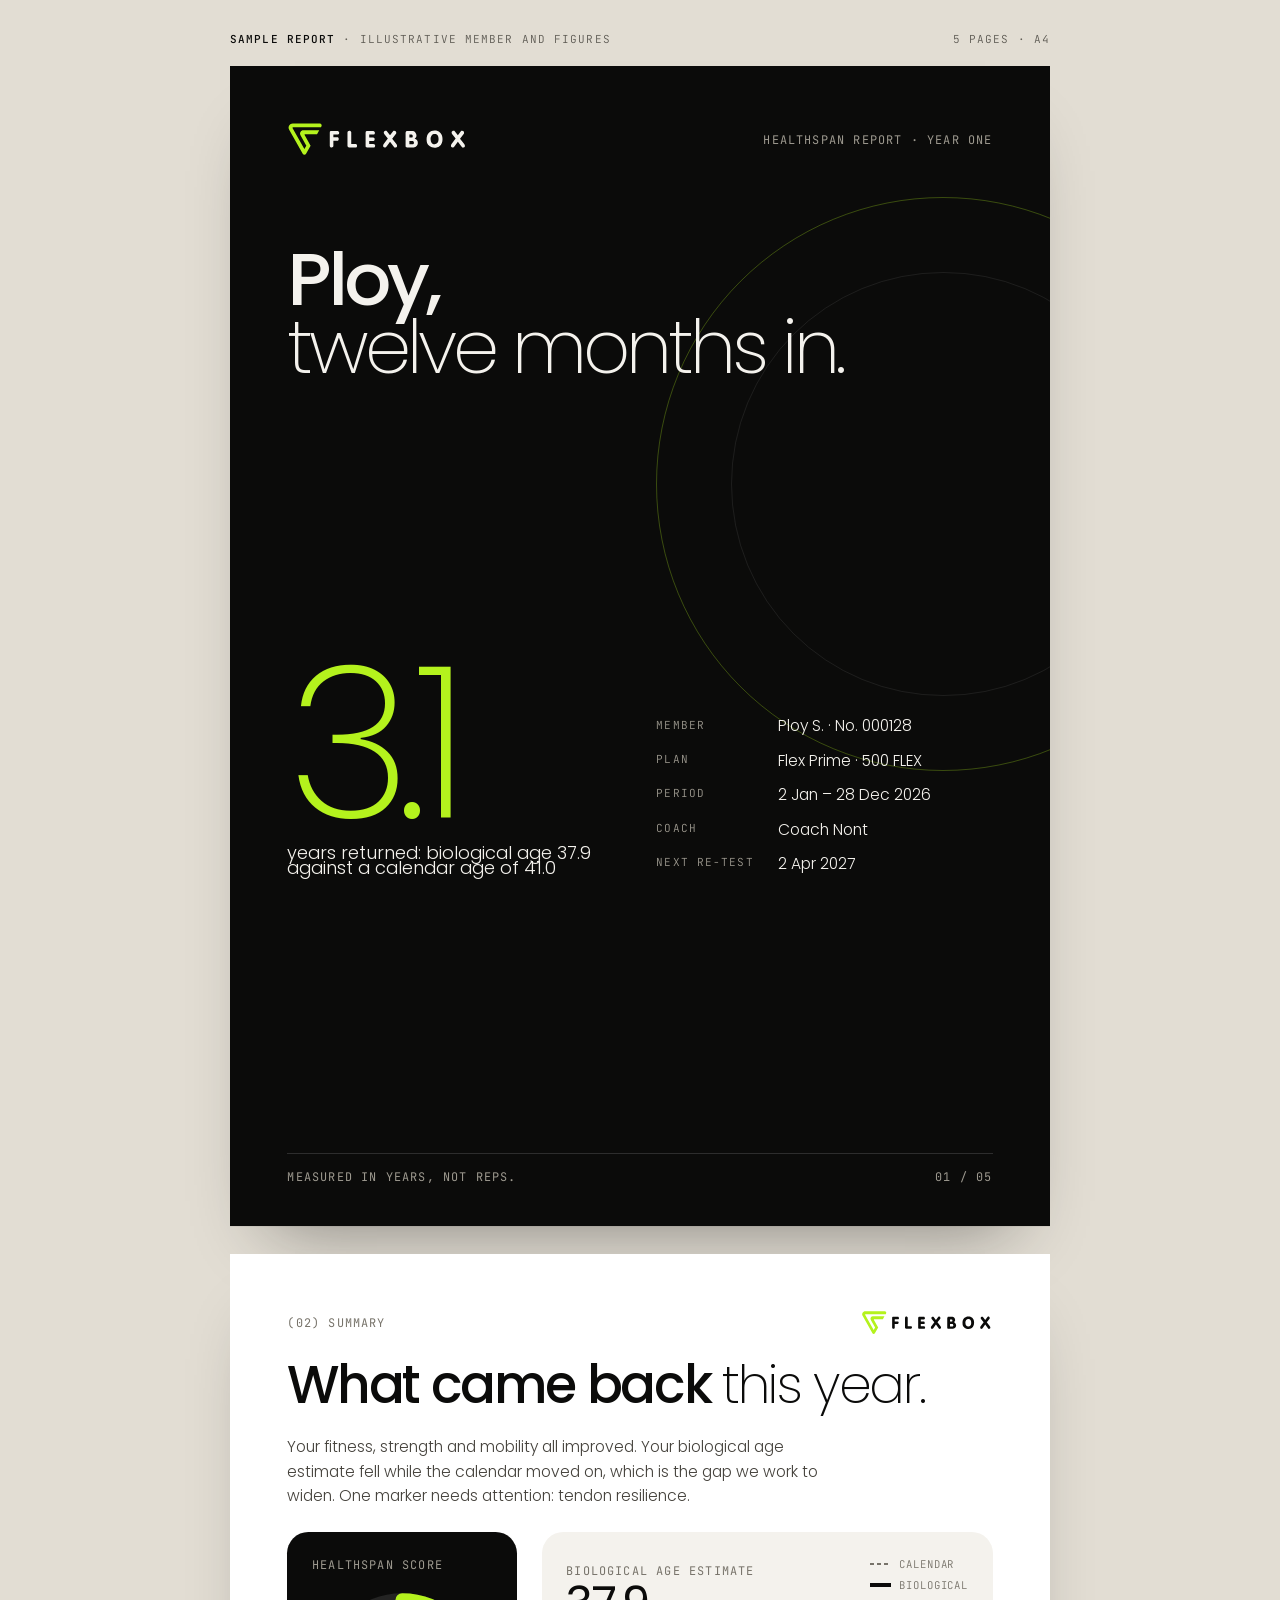
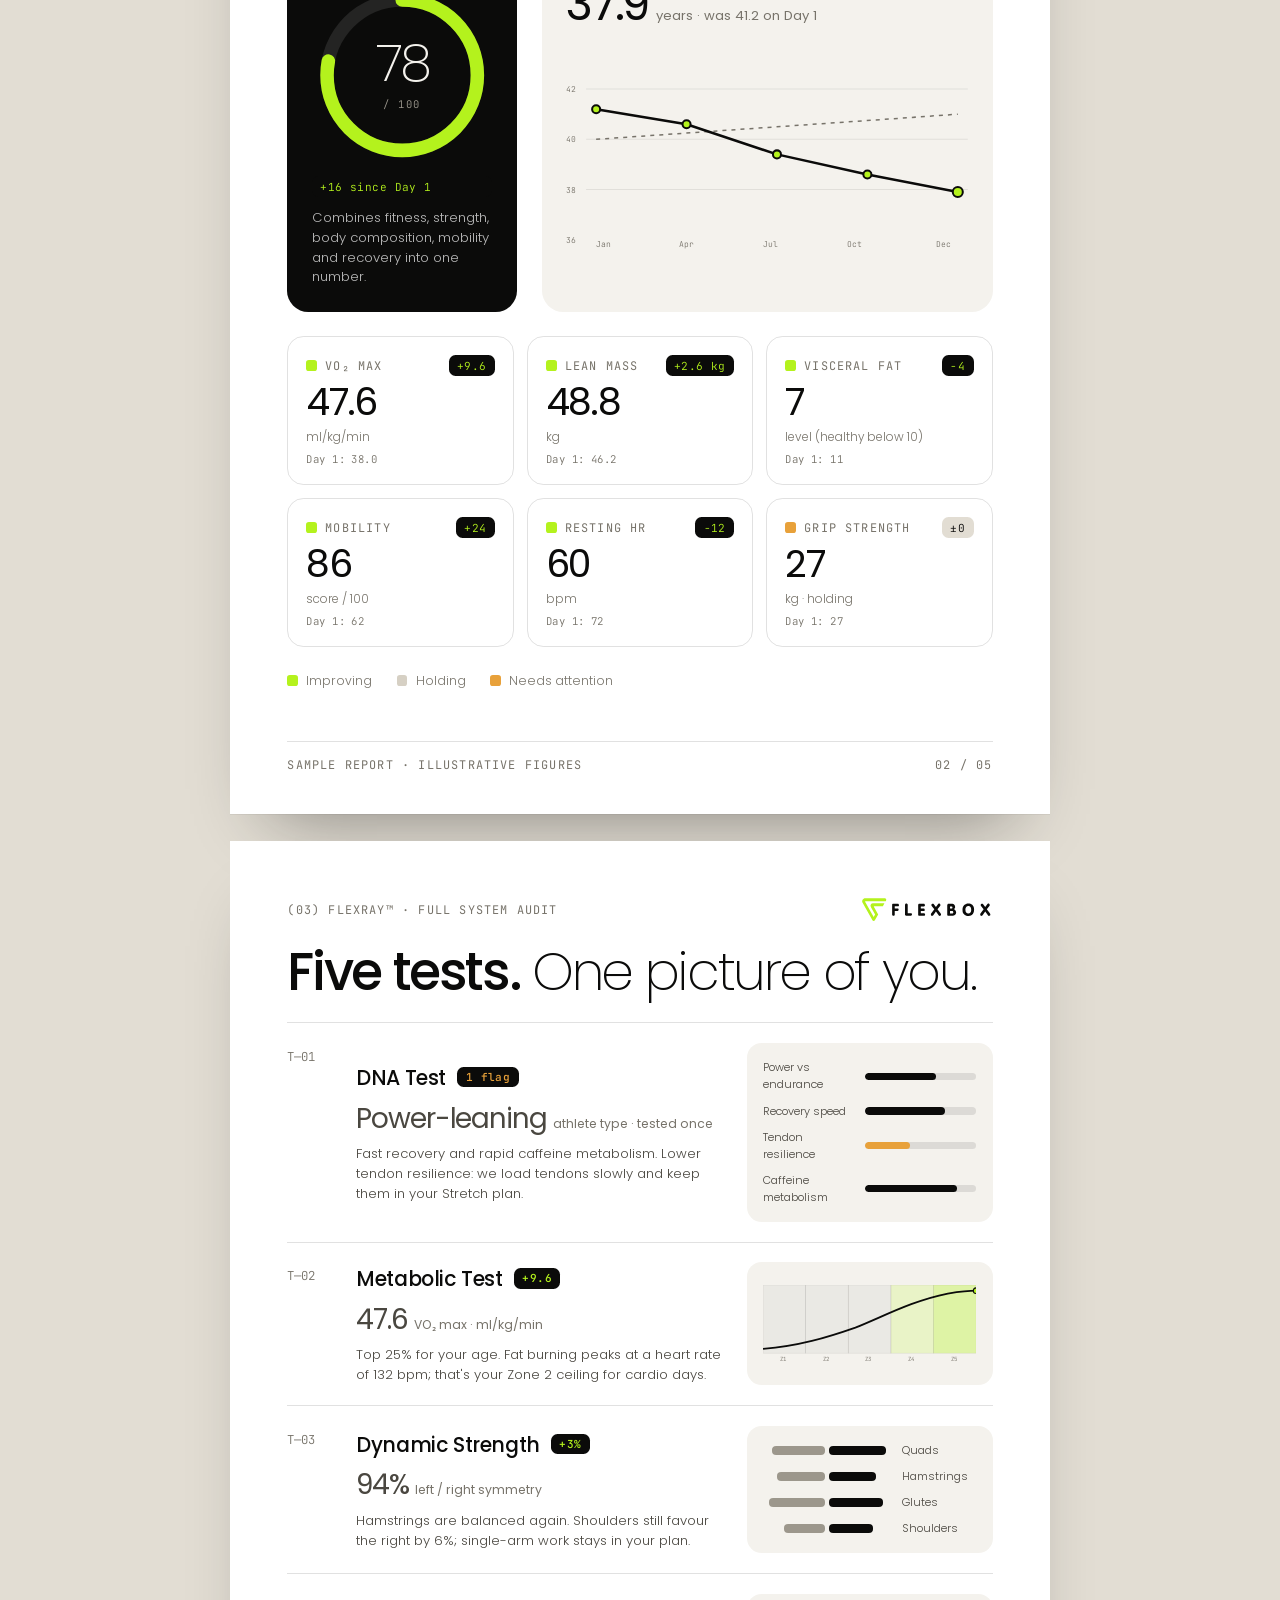
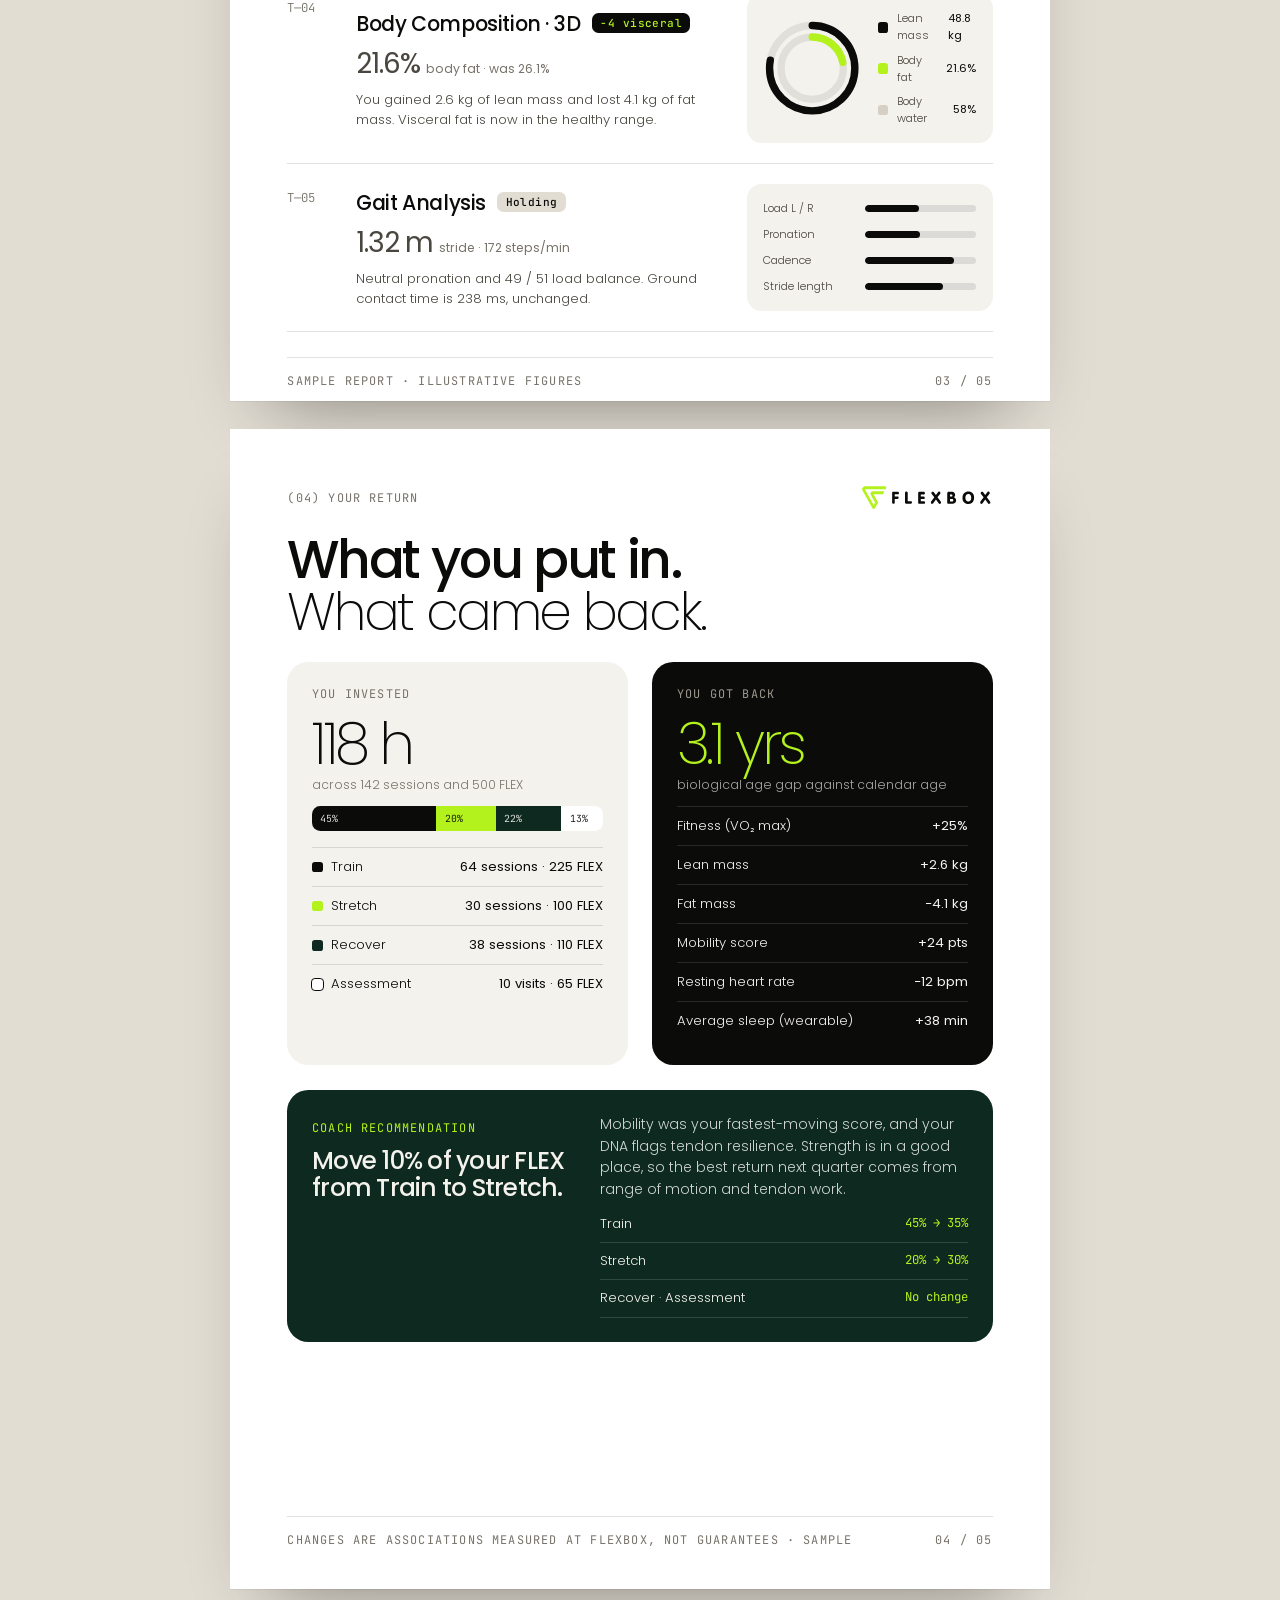
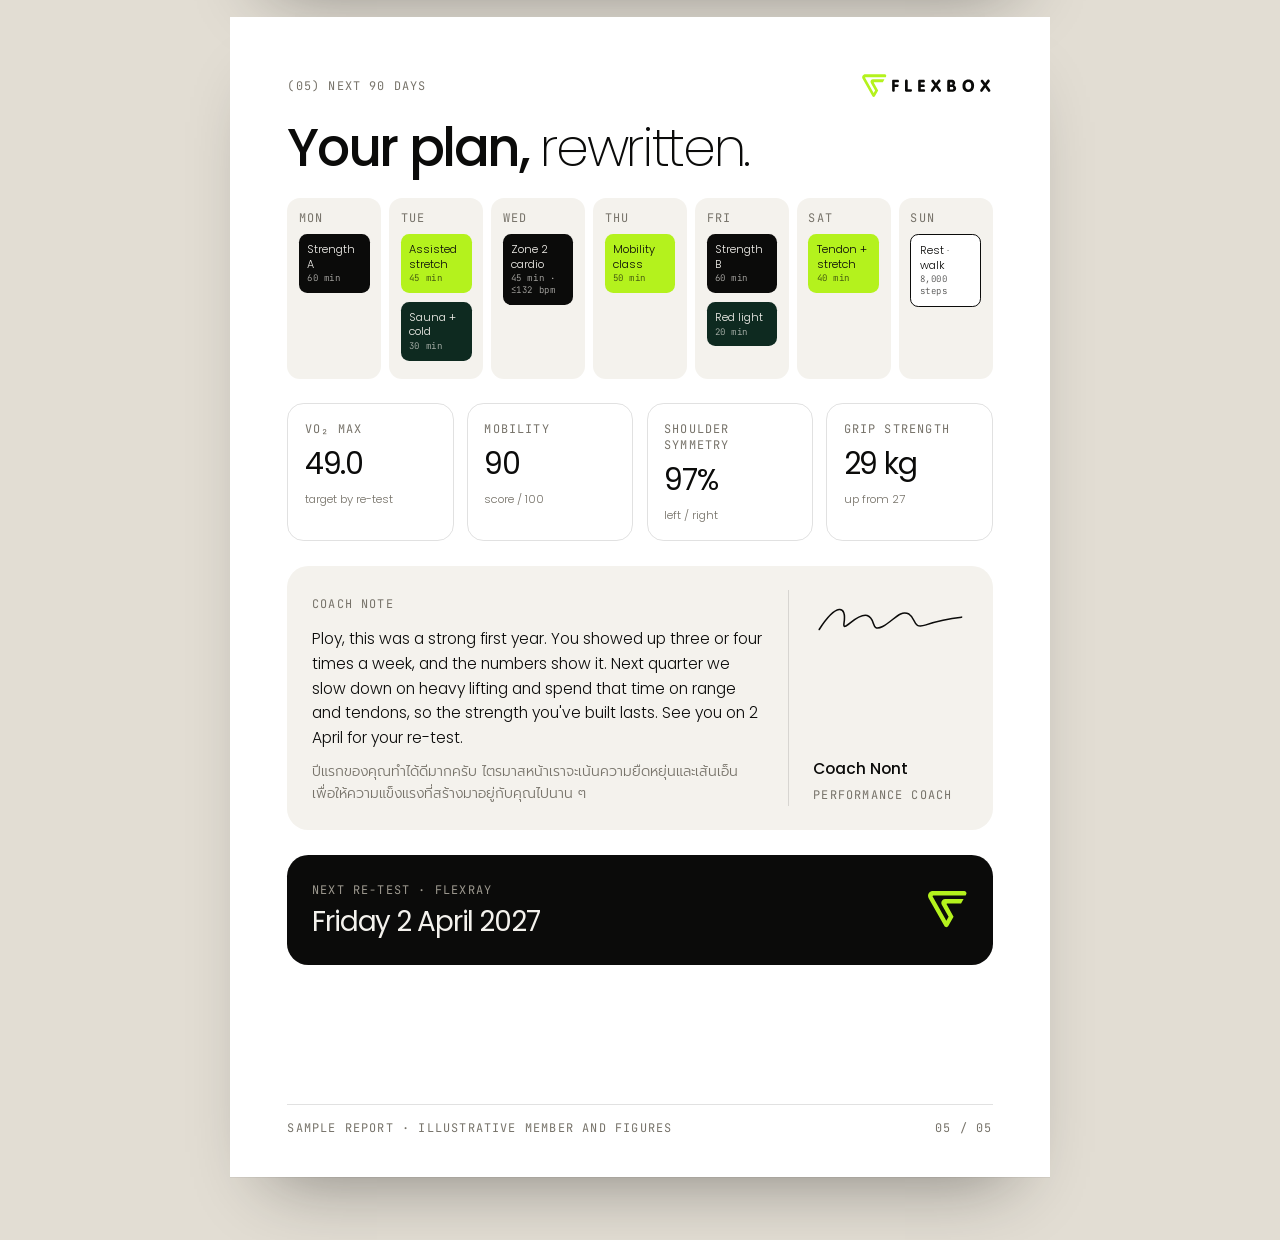
<file: report/index.html>
<!doctype html>
<html lang="en"><head><meta charset="utf-8"><meta name="viewport" content="width=device-width, initial-scale=1"><meta name="robots" content="noindex, nofollow"><link rel="icon" type="image/svg+xml" href="../favicon.svg">
<title>FLEXBOX Healthspan Report</title>
<link rel="preconnect" href="https://fonts.googleapis.com">
<link rel="preconnect" href="https://fonts.gstatic.com" crossorigin>
<link href="https://fonts.googleapis.com/css2?family=JetBrains+Mono:wght@400;500&family=Poppins:wght@200;300;400;500;600&family=Prompt:wght@300;400;500&display=swap" rel="stylesheet">
<style>
/* Layout: five A4 pages stacked on a stone desk; every measure inside a page is in cqw so the page scales intact from phone to desktop. Single committed look. */
:root {
  color-scheme: light;
  --ink: #0b0b0a; --ink-2: #1a1a17; --bone: #f4f2ed; --stone: #e2ddd3; --paper: #ffffff;
  --mute: #77736a; --lime: #b4f21d; --amber: #e8a13a; --green: #0e2a20;
  --line: rgba(11,11,10,.12);
  --font: 'Poppins', 'Prompt', system-ui, sans-serif;
  --mono: 'JetBrains Mono', ui-monospace, Menlo, monospace;
}
* { box-sizing: border-box; }
body { margin: 0; background: var(--stone); color: var(--ink); font-family: var(--font); font-weight: 300; -webkit-font-smoothing: antialiased; padding-block: 32px 64px; padding-inline: 16px; }
h1, h2, h3, h4, p, ul, ol { margin: 0; }
.bar { max-width: 820px; margin: 0 auto 20px; display: flex; justify-content: space-between; align-items: center; gap: 12px; flex-wrap: wrap; font-family: var(--mono); font-size: 11px; letter-spacing: .1em; text-transform: uppercase; color: #5d5a53; }
.bar b { color: var(--ink); font-weight: 500; }
.pages { display: flex; flex-direction: column; gap: 28px; align-items: center; }
.page { width: 100%; max-width: 820px; aspect-ratio: 1 / 1.4142; background: var(--paper); container-type: inline-size; position: relative; overflow: hidden; box-shadow: 0 1px 0 rgba(0,0,0,.05), 0 40px 70px -40px rgba(11,11,10,.45); }
.pad { position: absolute; inset: 0; padding: 7cqw 7cqw 5cqw; display: flex; flex-direction: column; gap: 3cqw; }
.mono { font-family: var(--mono); font-size: 1.45cqw; letter-spacing: .1em; text-transform: uppercase; font-weight: 400; }
.mute { color: var(--mute); }
.thin { font-weight: 200; }
.ph { display: flex; justify-content: space-between; align-items: center; }
.ph svg { width: 16cqw; }
.pf { margin-top: auto; display: flex; justify-content: space-between; align-items: center; border-top: .15cqw solid var(--line); padding-top: 1.8cqw; }
.pf svg { width: 2.6cqw; }
.h { font-size: 6.4cqw; line-height: .98; letter-spacing: -.045em; font-weight: 500; text-wrap: balance; }
.lede { font-size: 1.9cqw; line-height: 1.55; color: #45423c; max-width: 62ch; }
.chip { display: inline-block; font-family: var(--mono); font-size: 1.35cqw; padding: .4cqw 1cqw; border-radius: .8cqw; background: var(--ink); color: var(--lime); letter-spacing: .04em; white-space: nowrap; }
.chip.am { color: var(--amber); }
.chip.st { background: var(--stone); color: var(--ink); }
.dot { width: 1.3cqw; height: 1.3cqw; border-radius: .35cqw; display: inline-block; flex: none; }
.d-up { background: var(--lime); } .d-hold { background: #d6d0c4; } .d-att { background: var(--amber); }
svg.fx { display: block; }

/* cover */
.cover { background: var(--ink); color: var(--bone); }
.cover .mute { color: #9d998f; }
.cover .ph svg { color: var(--bone); width: 22cqw; }
.cover .ct { font-size: 9cqw; line-height: .92; letter-spacing: -.055em; font-weight: 500; margin-top: 8cqw; }
.cover .hero { margin-top: auto; display: grid; grid-template-columns: 1fr 1fr; gap: 4cqw; align-items: end; }
.cover .n { font-size: 26cqw; line-height: .8; font-weight: 200; letter-spacing: -.07em; color: var(--lime); }
.cover .n small { display: block; font-size: 2.2cqw; letter-spacing: 0; color: var(--bone); font-weight: 300; margin-top: 2cqw; }
.cover dl { margin: 0; display: grid; grid-template-columns: auto 1fr; gap: 1.4cqw 3cqw; font-size: 1.9cqw; }
.cover dt { font-family: var(--mono); font-size: 1.35cqw; letter-spacing: .1em; text-transform: uppercase; color: #9d998f; padding-top: .4cqw; }
.cover dd { margin: 0; }
.cover .pf { border-color: rgba(255,255,255,.14); }
.cover .ring { position: absolute; right: -22cqw; top: 16cqw; width: 70cqw; aspect-ratio: 1; border-radius: 50%; border: .15cqw solid rgba(180,242,29,.28); }
.cover .ring::after { content: ''; position: absolute; inset: 9cqw; border-radius: 50%; border: .15cqw solid rgba(255,255,255,.08); }

/* summary */
.sum { display: grid; grid-template-columns: 28cqw 1fr; gap: 3cqw; }
.score { background: var(--ink); color: var(--bone); border-radius: 2.6cqw; padding: 3cqw; display: flex; flex-direction: column; gap: 1.4cqw; }
.score svg { width: 100%; }
.score .mono { color: #9d998f; }
.score p { font-size: 1.6cqw; color: rgba(255,255,255,.72); line-height: 1.5; }
.agechart { background: var(--bone); border-radius: 2.6cqw; padding: 3cqw; display: flex; flex-direction: column; gap: 1.5cqw; min-width: 0; }
.agechart .top { display: flex; justify-content: space-between; align-items: flex-start; gap: 2cqw; }
.agechart .big { font-size: 5.6cqw; letter-spacing: -.05em; font-weight: 400; line-height: 1; }
.agechart .big small { font-size: 1.6cqw; color: var(--mute); letter-spacing: 0; margin-left: 1cqw; }
.leg { display: flex; flex-direction: column; gap: .8cqw; font-family: var(--mono); font-size: 1.3cqw; letter-spacing: .08em; text-transform: uppercase; color: var(--mute); }
.leg span { display: flex; align-items: center; gap: 1cqw; }
.leg i { width: 2.6cqw; height: .3cqw; display: inline-block; }
.agechart svg { width: 100%; flex: 1; }
.metrics { display: grid; grid-template-columns: repeat(3, 1fr); gap: 1.6cqw; }
.m { border: .15cqw solid var(--line); border-radius: 2cqw; padding: 2.2cqw; display: flex; flex-direction: column; gap: .8cqw; }
.m .top { display: flex; justify-content: space-between; align-items: center; gap: 1cqw; }
.m .top span:first-child { display: flex; align-items: center; gap: 1cqw; }
.m b { font-size: 4.6cqw; font-weight: 400; letter-spacing: -.045em; line-height: 1.05; font-variant-numeric: tabular-nums; }
.m small { font-size: 1.45cqw; color: var(--mute); }
.m .was { font-family: var(--mono); font-size: 1.3cqw; color: var(--mute); letter-spacing: .04em; }
.keyrow { display: flex; gap: 3cqw; font-size: 1.5cqw; color: var(--mute); }
.keyrow span { display: flex; align-items: center; gap: 1cqw; }

/* flexray */
.tests { display: flex; flex-direction: column; }
.t { display: grid; grid-template-columns: 6cqw 1fr 30cqw; gap: 2.4cqw; padding: 2.4cqw 0; border-top: .15cqw solid var(--line); align-items: center; }
.t:last-child { border-bottom: .15cqw solid var(--line); }
.t .no { font-family: var(--mono); font-size: 1.5cqw; color: var(--mute); align-self: start; padding-top: .6cqw; }
.t h3 { font-size: 2.5cqw; font-weight: 500; letter-spacing: -.02em; display: flex; align-items: center; gap: 1.4cqw; }
.t .res { font-size: 3.4cqw; letter-spacing: -.04em; font-weight: 400; margin-top: .6cqw; }
.t .res small { font-size: 1.5cqw; color: var(--mute); letter-spacing: 0; margin-left: .8cqw; }
.t p { font-size: 1.6cqw; color: #4a4740; line-height: 1.5; margin-top: .6cqw; }
.viz { background: var(--bone); border-radius: 1.8cqw; padding: 2cqw; min-height: 15cqw; display: flex; flex-direction: column; justify-content: center; gap: 1.1cqw; }
.tr { display: grid; grid-template-columns: 11cqw 1fr; gap: 1.4cqw; align-items: center; font-size: 1.35cqw; color: #4a4740; }
.tr i { height: .9cqw; border-radius: .5cqw; background: rgba(11,11,10,.1); position: relative; overflow: hidden; }
.tr i::after { content: ''; position: absolute; inset: 0; width: var(--v); background: var(--ink); border-radius: .5cqw; }
.tr i.am::after { background: var(--amber); }
.sym { display: grid; grid-template-columns: 1fr 1fr 10cqw; gap: .4cqw; align-items: center; font-size: 1.35cqw; color: #4a4740; }
.sym .l, .sym .r { height: 1.1cqw; position: relative; }
.sym .l::after, .sym .r::after { content: ''; position: absolute; top: 0; bottom: 0; border-radius: .5cqw; }
.sym .l::after { right: 0; width: var(--v); background: #9c978c; }
.sym .r::after { left: 0; width: var(--v); background: var(--ink); }
.sym span { padding-left: 1cqw; }
.rings { display: grid; grid-template-columns: 12cqw 1fr; gap: 2cqw; align-items: center; }
.rings svg { width: 100%; transform: rotate(-90deg); }
.rings ul { list-style: none; padding: 0; display: flex; flex-direction: column; gap: .9cqw; font-size: 1.35cqw; color: #4a4740; }
.rings li { display: flex; align-items: center; gap: 1cqw; }
.rings li b { margin-left: auto; font-weight: 400; color: var(--ink); }

/* ledger */
.ledger { display: grid; grid-template-columns: 1fr 1fr; gap: 3cqw; }
.col { border-radius: 2.6cqw; padding: 3cqw; display: flex; flex-direction: column; gap: 2cqw; }
.col.in { background: var(--bone); }
.col.out { background: var(--ink); color: var(--bone); }
.col.out .mono { color: #9d998f; }
.col .big { font-size: 7cqw; font-weight: 200; letter-spacing: -.06em; line-height: .9; }
.col.out .big { color: var(--lime); }
.col .big small { display: block; font-size: 1.5cqw; letter-spacing: 0; font-weight: 300; margin-top: 1cqw; color: var(--mute); }
.col.out .big small { color: rgba(255,255,255,.65); }
.stack { display: flex; height: 3cqw; border-radius: 1cqw; overflow: hidden; }
.stack div { display: flex; align-items: center; padding-left: 1cqw; font-family: var(--mono); font-size: 1.2cqw; }
.rowl { display: flex; justify-content: space-between; font-size: 1.6cqw; padding: 1.1cqw 0; border-top: .15cqw solid var(--line); }
.col.out .rowl { border-color: rgba(255,255,255,.12); }
.rowl b { font-weight: 400; font-variant-numeric: tabular-nums; }
.rowl .k { display: flex; align-items: center; gap: 1cqw; }
.reco { background: var(--green); color: var(--bone); border-radius: 2.6cqw; padding: 3cqw; display: grid; grid-template-columns: 1fr 1.4fr; gap: 3cqw; }
.reco .mono { color: var(--lime); }
.reco h3 { font-size: 3cqw; font-weight: 500; letter-spacing: -.03em; line-height: 1.1; margin-top: 1cqw; }
.reco p { font-size: 1.7cqw; line-height: 1.55; color: rgba(255,255,255,.8); }
.reco ul { list-style: none; padding: 0; display: flex; flex-direction: column; gap: 1cqw; font-size: 1.6cqw; }
.reco li { display: flex; justify-content: space-between; gap: 2cqw; padding-bottom: 1cqw; border-bottom: .15cqw solid rgba(255,255,255,.14); }
.reco li b { font-weight: 400; color: var(--lime); font-family: var(--mono); font-size: 1.5cqw; }

/* plan */
.week { display: grid; grid-template-columns: repeat(7, 1fr); gap: 1cqw; }
.day { background: var(--bone); border-radius: 1.6cqw; padding: 1.4cqw; min-height: 22cqw; display: flex; flex-direction: column; gap: 1cqw; }
.day .mono { color: var(--mute); }
.blk { border-radius: 1cqw; padding: 1cqw; font-size: 1.35cqw; line-height: 1.3; }
.blk small { display: block; font-family: var(--mono); font-size: 1.1cqw; letter-spacing: .06em; opacity: .7; margin-top: .3cqw; }
.b-t { background: var(--ink); color: var(--bone); }
.b-s { background: var(--lime); color: var(--ink); }
.b-r { background: var(--green); color: var(--bone); }
.b-c { background: var(--paper); border: .15cqw solid var(--ink); }
.targets { display: grid; grid-template-columns: repeat(4, 1fr); gap: 1.6cqw; }
.tg { border: .15cqw solid var(--line); border-radius: 2cqw; padding: 2cqw; display: flex; flex-direction: column; gap: .6cqw; }
.tg b { font-size: 3.6cqw; font-weight: 400; letter-spacing: -.04em; }
.tg small { font-size: 1.4cqw; color: var(--mute); }
.note { display: grid; grid-template-columns: 1fr 22cqw; gap: 3cqw; background: var(--bone); border-radius: 2.6cqw; padding: 3cqw; }
.note p { font-size: 1.9cqw; line-height: 1.6; }
.note .sig { display: flex; flex-direction: column; justify-content: space-between; gap: 2cqw; border-left: .15cqw solid var(--line); padding-left: 3cqw; }
.note .sig svg { width: 100%; height: 7cqw; }
.note .sig b { font-weight: 500; font-size: 1.9cqw; }
.retest { display: flex; justify-content: space-between; align-items: center; background: var(--ink); color: var(--bone); border-radius: 2.6cqw; padding: 2.6cqw 3cqw; }
.retest b { font-size: 3.4cqw; font-weight: 400; letter-spacing: -.04em; }
.retest .mono { color: #9d998f; }
.th { font-family: 'Prompt', 'Poppins', sans-serif; }
</style>

<svg width="0" height="0" style="position:absolute" aria-hidden="true">
  <symbol id="fx-logo" viewBox="130 136 2340 418">
<defs>
<g>
<g id="glyph-0-0">
<path d="M 10.609375 -19.34375 L 10.609375 -193.140625 C 10.609375 -201.472656 12.492188 -207.210938 16.265625 -210.359375 C 19.097656 -212.710938 23.503906 -213.890625 29.484375 -213.890625 L 111.546875 -213.890625 C 118.304688 -213.890625 123.648438 -211.375 127.578125 -206.34375 C 131.035156 -201.945312 132.765625 -196.601562 132.765625 -190.3125 C 132.765625 -184.488281 131.347656 -179.648438 128.515625 -175.796875 C 125.691406 -171.953125 121.6875 -170.03125 116.5 -170.03125 L 57.0625 -170.03125 L 57.0625 -131.828125 L 109.1875 -131.828125 C 114.53125 -131.828125 118.773438 -129.742188 121.921875 -125.578125 C 125.066406 -121.410156 126.640625 -116.578125 126.640625 -111.078125 C 126.640625 -105.097656 124.988281 -99.75 121.6875 -95.03125 C 118.382812 -90.320312 114.21875 -87.96875 109.1875 -87.96875 L 57.0625 -87.96875 L 57.0625 -19.34375 C 57.0625 -13.832031 54.742188 -9.226562 50.109375 -5.53125 C 45.472656 -1.84375 40.164062 0 34.1875 0 C 28.84375 0 23.929688 -1.6875 19.453125 -5.0625 C 14.972656 -8.445312 12.023438 -13.207031 10.609375 -19.34375 Z M 10.609375 -19.34375 "/>
</g>
<g id="glyph-0-1">
<path d="M 8.25 -153.515625 L 8.25 -193.140625 C 8.25 -201.316406 10.566406 -207.566406 15.203125 -211.890625 C 19.847656 -216.210938 25.394531 -218.375 31.84375 -218.375 C 38.4375 -218.375 44.285156 -216.484375 49.390625 -212.703125 C 54.503906 -208.929688 57.0625 -204.0625 57.0625 -198.09375 L 57.0625 -47.40625 L 113.90625 -47.40625 C 119.875 -47.40625 124.507812 -45.125 127.8125 -40.5625 C 131.113281 -36 132.765625 -30.492188 132.765625 -24.046875 C 132.765625 -17.765625 131.269531 -12.5 128.28125 -8.25 C 124.820312 -3.375 120.03125 -0.9375 113.90625 -0.9375 L 29.484375 -0.9375 C 22.242188 -0.9375 16.582031 -3.691406 12.5 -9.203125 C 9.664062 -12.972656 8.25 -16.351562 8.25 -19.34375 Z M 8.25 -153.515625 "/>
</g>
<g id="glyph-0-2">
<path d="M 11.5625 -127.109375 L 11.5625 -193.140625 C 11.5625 -200.367188 14.15625 -205.867188 19.34375 -209.640625 C 23.269531 -212.472656 27.75 -213.890625 32.78125 -213.890625 L 110.125 -213.890625 C 116.882812 -213.890625 122.390625 -211.21875 126.640625 -205.875 C 130.410156 -201.15625 132.296875 -195.492188 132.296875 -188.890625 C 132.296875 -183.234375 130.878906 -178.441406 128.046875 -174.515625 C 124.742188 -169.953125 120.34375 -167.671875 114.84375 -167.671875 L 58.484375 -167.671875 L 58.484375 -129.46875 L 110.125 -129.46875 C 115.789062 -129.46875 120.351562 -127.109375 123.8125 -122.390625 C 127.269531 -117.671875 129 -112.328125 129 -106.359375 C 129 -100.859375 127.582031 -95.984375 124.75 -91.734375 C 121.914062 -87.492188 117.984375 -85.375 112.953125 -85.375 L 58.484375 -85.375 L 58.484375 -44.8125 L 110.125 -44.8125 C 118.613281 -44.8125 125.0625 -42.53125 129.46875 -37.96875 C 133.238281 -34.039062 135.125 -29.085938 135.125 -23.109375 C 135.125 -17.296875 133.472656 -12.144531 130.171875 -7.65625 C 126.867188 -3.175781 122.625 -0.9375 117.4375 -0.9375 L 28.0625 -0.9375 C 24.601562 -0.9375 20.988281 -2.742188 17.21875 -6.359375 C 13.445312 -9.984375 11.5625 -13.523438 11.5625 -16.984375 Z M 11.5625 -127.109375 "/>
</g>
<g id="glyph-0-3">
<path d="M 14.390625 -176.875 C 12.816406 -179.851562 11.476562 -182.953125 10.375 -186.171875 C 9.269531 -189.398438 8.71875 -192.035156 8.71875 -194.078125 C 8.71875 -200.992188 11.46875 -206.613281 16.96875 -210.9375 C 22.476562 -215.269531 28.613281 -217.4375 35.375 -217.4375 C 42.445312 -217.4375 47.082031 -215.46875 49.28125 -211.53125 L 89.84375 -158 L 129.46875 -211.53125 C 130.882812 -213.570312 133.082031 -215.222656 136.0625 -216.484375 C 139.050781 -217.742188 142.117188 -218.375 145.265625 -218.375 C 151.710938 -218.375 157.53125 -216.210938 162.71875 -211.890625 C 167.90625 -207.566406 170.5 -201.628906 170.5 -194.078125 C 170.5 -191.722656 170.300781 -189.328125 169.90625 -186.890625 C 169.519531 -184.453125 168.773438 -181.898438 167.671875 -179.234375 L 117.90625 -115.3125 L 172.390625 -44.8125 C 178.515625 -36.632812 181.578125 -28.613281 181.578125 -20.75 C 181.578125 -14.300781 178.75 -8.957031 173.09375 -4.71875 C 168.0625 -0.945312 162.164062 0.9375 155.40625 0.9375 C 152.257812 0.9375 149.425781 0.425781 146.90625 -0.59375 C 144.394531 -1.613281 142.59375 -3.222656 141.5 -5.421875 L 89.84375 -75.9375 L 42.453125 -10.140625 C 39.148438 -6.523438 35.453125 -3.773438 31.359375 -1.890625 C 27.273438 -0.00390625 23.425781 0.9375 19.8125 0.9375 C 14.144531 0.9375 9.425781 -1.179688 5.65625 -5.421875 C 1.882812 -9.671875 0 -15.097656 0 -21.703125 C 0 -25.628906 0.585938 -29.554688 1.765625 -33.484375 C 2.941406 -37.410156 4.945312 -41.1875 7.78125 -44.8125 L 61.3125 -117.90625 Z M 14.390625 -176.875 "/>
</g>
<g id="glyph-0-4">
<path d="M 8.71875 -190.78125 C 9.976562 -197.695312 12.296875 -203.273438 15.671875 -207.515625 C 19.054688 -211.765625 23.03125 -213.890625 27.59375 -213.890625 L 100.46875 -213.890625 C 113.507812 -213.890625 124.984375 -207.914062 134.890625 -195.96875 C 144.796875 -184.019531 149.75 -170.894531 149.75 -156.59375 C 149.75 -148.726562 147.78125 -141.097656 143.84375 -133.703125 C 139.914062 -126.316406 134.023438 -120.1875 126.171875 -115.3125 C 137.796875 -113.738281 147.617188 -107.488281 155.640625 -96.5625 C 163.660156 -85.644531 167.671875 -73.582031 167.671875 -60.375 C 167.671875 -46.851562 163.347656 -34.90625 154.703125 -24.53125 C 144.796875 -12.738281 130.566406 -4.875 112.015625 -0.9375 L 27.59375 -0.9375 C 22.71875 -0.9375 18.351562 -2.46875 14.5 -5.53125 C 10.644531 -8.601562 8.71875 -12.421875 8.71875 -16.984375 Z M 58.015625 -129.46875 L 88.90625 -129.46875 C 92.988281 -129.46875 96.09375 -131.117188 98.21875 -134.421875 C 100.34375 -137.722656 101.40625 -141.734375 101.40625 -146.453125 C 101.40625 -151.796875 100.03125 -156.664062 97.28125 -161.0625 C 94.53125 -165.46875 90.953125 -167.671875 86.546875 -167.671875 L 58.015625 -167.671875 Z M 58.015625 -42.453125 L 93.625 -42.453125 C 102.113281 -42.453125 108.125 -43.828125 111.65625 -46.578125 C 115.195312 -49.328125 116.96875 -53.609375 116.96875 -59.421875 L 116.96875 -63.671875 C 116.96875 -68.546875 115.316406 -73.378906 112.015625 -78.171875 C 108.710938 -82.972656 104.863281 -85.375 100.46875 -85.375 L 58.015625 -85.375 Z M 58.015625 -42.453125 "/>
</g>
<g id="glyph-0-5">
<path d="M 5.421875 -101.40625 L 4.71875 -106.828125 C 4.71875 -143.929688 15.09375 -172.703125 35.84375 -193.140625 C 54.863281 -211.847656 79.15625 -221.203125 108.71875 -221.203125 C 136.382812 -221.203125 159.570312 -212.867188 178.28125 -196.203125 C 200.445312 -176.554688 211.53125 -148.179688 211.53125 -111.078125 L 211.53125 -106.359375 C 211.53125 -89.535156 208.625 -73.65625 202.8125 -58.71875 C 195.738281 -40.476562 185.125 -25.9375 170.96875 -15.09375 C 154.144531 -2.195312 133.394531 4.25 108.71875 4.25 C 97.238281 4.25 85.289062 2.121094 72.875 -2.125 C 53.84375 -8.570312 38.75 -18.554688 27.59375 -32.078125 C 12.8125 -49.835938 5.421875 -72.945312 5.421875 -101.40625 Z M 57.0625 -106.359375 C 57.0625 -86.234375 61.582031 -70.550781 70.625 -59.3125 C 79.664062 -48.070312 92.363281 -42.453125 108.71875 -42.453125 C 124.75 -42.453125 137.484375 -48.582031 146.921875 -60.84375 C 155.878906 -72.476562 160.359375 -87.648438 160.359375 -106.359375 C 160.359375 -129.304688 156.148438 -146.441406 147.734375 -157.765625 C 139.328125 -169.085938 127.734375 -174.75 112.953125 -174.75 L 109.1875 -174.75 C 93.3125 -174.75 80.5 -168.691406 70.75 -156.578125 C 61 -144.472656 56.125 -129.460938 56.125 -111.546875 C 56.75 -109.023438 57.0625 -107.296875 57.0625 -106.359375 Z M 57.0625 -106.359375 "/>
</g>
</g>

</defs>

<path fill-rule="nonzero" fill="#b4f21d" fill-opacity="1" d="M 355.351562 474.75 L 380.671875 429.960938 L 304.734375 295.96875 C 288.453125 267.234375 309.207031 231.617188 342.234375 231.617188 L 547.839844 231.617188 L 519.78125 281.371094 L 364.554688 281.371094 C 359.335938 281.371094 356.046875 286.980469 358.589844 291.53125 L 435.894531 429.90625 L 376.9375 534.871094 C 372.5625 542.664062 364.320312 547.484375 355.386719 547.484375 C 346.457031 547.484375 338.222656 542.671875 333.84375 534.886719 L 157.925781 222.242188 C 137.78125 186.4375 163.679688 142.203125 204.761719 142.242188 L 555.664062 142.605469 C 574.335938 142.625 586.207031 162.585938 577.308594 179 L 570.316406 191.902344 L 210.0625 191.902344 C 203.644531 191.902344 199.605469 198.820312 202.761719 204.410156 Z M 355.351562 474.75 "/>
<g fill="currentColor" fill-opacity="1">
<use href="#glyph-0-0" x="674.390949" y="454.2898"/>
<use href="#glyph-0-1" x="906.218318" y="454.2898"/>
<use href="#glyph-0-2" x="1138.045688" y="454.2898"/>
<use href="#glyph-0-3" x="1376.634689" y="454.2898"/>
<use href="#glyph-0-4" x="1659.657269" y="454.2898"/>
<use href="#glyph-0-5" x="1935.918218" y="454.2898"/>
<use href="#glyph-0-3" x="2256.612746" y="454.2898"/>
</g>
</symbol>
  <symbol id="fx-mark" viewBox="180 170 790 740"><path fill="#b4f21d" d="M 552.722656 762.511719 L 596.433594 685.207031 L 465.363281 453.933594 C 437.257812 404.339844 473.082031 342.863281 530.085938 342.863281 L 884.960938 342.863281 L 836.535156 428.738281 L 568.609375 428.738281 C 559.605469 428.738281 553.925781 438.417969 558.316406 446.277344 L 691.742188 685.109375 L 589.984375 866.28125 C 582.429688 879.730469 568.207031 888.050781 552.785156 888.050781 C 537.375 888.050781 523.160156 879.742188 515.601562 866.308594 L 211.972656 326.679688 C 177.203125 264.886719 221.902344 188.53125 292.808594 188.605469 L 898.46875 189.230469 C 930.691406 189.261719 951.179688 223.710938 935.828125 252.042969 L 923.757812 274.316406 L 301.960938 274.316406 C 290.882812 274.316406 283.910156 286.253906 289.355469 295.902344 Z"/></symbol>
</svg>

</head><body>
<div class="bar"><span><b>Sample report</b> · illustrative member and figures</span><span>5 pages · A4</span></div>

<div class="pages">

  <!-- 1 Cover -->
  <article class="page cover" aria-label="Page 1, cover">
    <div class="ring" aria-hidden="true"></div>
    <div class="pad">
      <div class="ph"><svg class="fx" viewBox="0 0 2340 418" role="img" aria-label="FLEXBOX"><use href="#fx-logo"/></svg><span class="mono mute">Healthspan Report · Year one</span></div>
      <h1 class="ct">Ploy,<br><span class="thin">twelve months in.</span></h1>
      <div class="hero">
        <div class="n">3.1<small>years returned: biological age 37.9 against a calendar age of 41.0</small></div>
        <dl>
          <dt>Member</dt><dd>Ploy S. · No. 000128</dd>
          <dt>Plan</dt><dd>Flex Prime · 500 FLEX</dd>
          <dt>Period</dt><dd>2 Jan – 28 Dec 2026</dd>
          <dt>Coach</dt><dd>Coach Nont</dd>
          <dt>Next re-test</dt><dd>2 Apr 2027</dd>
        </dl>
      </div>
      <div class="pf"><span class="mono mute">Measured in years, not reps.</span><span class="mono mute">01 / 05</span></div>
    </div>
  </article>

  <!-- 2 Summary -->
  <article class="page" aria-label="Page 2, summary">
    <div class="pad">
      <div class="ph"><span class="mono mute">(02) Summary</span><svg class="fx" viewBox="0 0 2340 418" role="img" aria-label="FLEXBOX"><use href="#fx-logo"/></svg></div>
      <h2 class="h">What came back <span class="thin">this year.</span></h2>
      <p class="lede">Your fitness, strength and mobility all improved. Your biological age estimate fell while the calendar moved on, which is the gap we work to widen. One marker needs attention: tendon resilience.</p>
      <div class="sum">
        <div class="score">
          <span class="mono">Healthspan score</span>
          <svg viewBox="0 0 120 120" aria-label="Score 78 of 100">
            <circle cx="60" cy="60" r="50" fill="none" stroke="rgba(255,255,255,.1)" stroke-width="9"/>
            <circle cx="60" cy="60" r="50" fill="none" stroke="#b4f21d" stroke-width="9" stroke-linecap="round" pathLength="100" stroke-dasharray="78 100" transform="rotate(-90 60 60)"/>
            <text x="60" y="64" text-anchor="middle" fill="#f4f2ed" font-family="Poppins" font-weight="200" font-size="34" letter-spacing="-2">78</text>
            <text x="60" y="82" text-anchor="middle" fill="#9d998f" font-family="JetBrains Mono" font-size="7" letter-spacing="1">/ 100</text>
          </svg>
          <span class="chip">+16 since Day 1</span>
          <p>Combines fitness, strength, body composition, mobility and recovery into one number.</p>
        </div>
        <div class="agechart">
          <div class="top">
            <div><span class="mono mute">Biological age estimate</span><p class="big">37.9<small>years · was 41.2 on Day 1</small></p></div>
            <div class="leg"><span><i style="background:repeating-linear-gradient(90deg,#77736a 0 4px,transparent 4px 7px)"></i>Calendar</span><span><i style="background:var(--ink);height:.5cqw"></i>Biological</span></div>
          </div>
          <svg viewBox="0 0 400 170" aria-label="Biological age falls from 41.2 to 37.9 while calendar age rises from 40.0 to 41.0">
            <g font-family="JetBrains Mono" font-size="8" fill="#77736a">
              <text x="0" y="14">42</text><text x="0" y="64">40</text><text x="0" y="114">38</text><text x="0" y="164">36</text>
              <text x="30" y="168">Jan</text><text x="112" y="168">Apr</text><text x="196" y="168">Jul</text><text x="280" y="168">Oct</text><text x="368" y="168">Dec</text>
            </g>
            <g stroke="rgba(11,11,10,.08)"><line x1="20" y1="11" x2="400" y2="11"/><line x1="20" y1="61" x2="400" y2="61"/><line x1="20" y1="111" x2="400" y2="111"/></g>
            <!-- y = 11 + (42 - age) * 25 -->
            <path d="M30,61 L390,36" fill="none" stroke="#77736a" stroke-width="1.5" stroke-dasharray="4 5"/>
                        <path d="M30,31 L120,46 L210,76 L300,96 L390,113.5" fill="none" stroke="#0b0b0a" stroke-width="2.5" stroke-linejoin="round"/>
            <g fill="#b4f21d" stroke="#0b0b0a" stroke-width="2"><circle cx="30" cy="31" r="4"/><circle cx="120" cy="46" r="4"/><circle cx="210" cy="76" r="4"/><circle cx="300" cy="96" r="4"/><circle cx="390" cy="113.5" r="5"/></g>
          </svg>
        </div>
      </div>
      <div class="metrics">
        <div class="m"><div class="top"><span><i class="dot d-up"></i><span class="mono mute">VO₂ max</span></span><span class="chip">+9.6</span></div><b>47.6</b><small>ml/kg/min</small><span class="was">Day 1: 38.0</span></div>
        <div class="m"><div class="top"><span><i class="dot d-up"></i><span class="mono mute">Lean mass</span></span><span class="chip">+2.6 kg</span></div><b>48.8</b><small>kg</small><span class="was">Day 1: 46.2</span></div>
        <div class="m"><div class="top"><span><i class="dot d-up"></i><span class="mono mute">Visceral fat</span></span><span class="chip">−4</span></div><b>7</b><small>level (healthy below 10)</small><span class="was">Day 1: 11</span></div>
        <div class="m"><div class="top"><span><i class="dot d-up"></i><span class="mono mute">Mobility</span></span><span class="chip">+24</span></div><b>86</b><small>score / 100</small><span class="was">Day 1: 62</span></div>
        <div class="m"><div class="top"><span><i class="dot d-up"></i><span class="mono mute">Resting HR</span></span><span class="chip">−12</span></div><b>60</b><small>bpm</small><span class="was">Day 1: 72</span></div>
        <div class="m"><div class="top"><span><i class="dot d-att"></i><span class="mono mute">Grip strength</span></span><span class="chip st">±0</span></div><b>27</b><small>kg · holding</small><span class="was">Day 1: 27</span></div>
      </div>
      <div class="keyrow"><span><i class="dot d-up"></i>Improving</span><span><i class="dot d-hold"></i>Holding</span><span><i class="dot d-att"></i>Needs attention</span></div>
      <div class="pf"><span class="mono mute">Sample report · illustrative figures</span><span class="mono mute">02 / 05</span></div>
    </div>
  </article>

  <!-- 3 FLEXRAY -->
  <article class="page" aria-label="Page 3, FLEXRAY results">
    <div class="pad">
      <div class="ph"><span class="mono mute">(03) FLEXRAY™ · Full System Audit</span><svg class="fx" viewBox="0 0 2340 418" role="img" aria-label="FLEXBOX"><use href="#fx-logo"/></svg></div>
      <h2 class="h">Five tests. <span class="thin">One picture of you.</span></h2>
      <div class="tests">
        <div class="t"><span class="no">T—01</span><div><h3>DNA Test <span class="chip am">1 flag</span></h3><p class="res">Power-leaning<small>athlete type · tested once</small></p><p>Fast recovery and rapid caffeine metabolism. Lower tendon resilience: we load tendons slowly and keep them in your Stretch plan.</p></div>
          <div class="viz"><div class="tr"><span>Power vs endurance</span><i style="--v:64%"></i></div><div class="tr"><span>Recovery speed</span><i style="--v:72%"></i></div><div class="tr"><span>Tendon resilience</span><i class="am" style="--v:41%"></i></div><div class="tr"><span>Caffeine metabolism</span><i style="--v:83%"></i></div></div></div>
        <div class="t"><span class="no">T—02</span><div><h3>Metabolic Test <span class="chip">+9.6</span></h3><p class="res">47.6<small>VO₂ max · ml/kg/min</small></p><p>Top 25% for your age. Fat burning peaks at a heart rate of 132 bpm; that's your Zone 2 ceiling for cardio days.</p></div>
          <div class="viz"><svg viewBox="0 0 300 110" aria-label="VO2 curve across five zones">
            <g fill="rgba(11,11,10,.04)" stroke="rgba(11,11,10,.08)"><rect x="0" y="0" width="60" height="96"/><rect x="60" y="0" width="60" height="96"/><rect x="120" y="0" width="60" height="96"/><rect x="180" y="0" width="60" height="96" fill="rgba(180,242,29,.18)"/><rect x="240" y="0" width="60" height="96" fill="rgba(180,242,29,.35)"/></g>
            <path d="M0,90 C50,86 90,74 130,60 C170,44 210,22 260,12 C280,9 290,8 300,8" fill="none" stroke="#0b0b0a" stroke-width="2.5"/><circle cx="300" cy="8" r="4" fill="#b4f21d" stroke="#0b0b0a" stroke-width="1.5"/>
            <g font-family="JetBrains Mono" font-size="8" fill="#77736a"><text x="24" y="107">Z1</text><text x="84" y="107">Z2</text><text x="144" y="107">Z3</text><text x="204" y="107">Z4</text><text x="264" y="107">Z5</text></g></svg></div></div>
        <div class="t"><span class="no">T—03</span><div><h3>Dynamic Strength <span class="chip">+3%</span></h3><p class="res">94%<small>left / right symmetry</small></p><p>Hamstrings are balanced again. Shoulders still favour the right by 6%; single-arm work stays in your plan.</p></div>
          <div class="viz"><div class="sym"><span class="l" style="--v:86%"></span><span class="r" style="--v:92%"></span><span>Quads</span></div><div class="sym"><span class="l" style="--v:78%"></span><span class="r" style="--v:76%"></span><span>Hamstrings</span></div><div class="sym"><span class="l" style="--v:90%"></span><span class="r" style="--v:88%"></span><span>Glutes</span></div><div class="sym"><span class="l" style="--v:66%"></span><span class="r" style="--v:72%"></span><span>Shoulders</span></div></div></div>
        <div class="t"><span class="no">T—04</span><div><h3>Body Composition · 3D <span class="chip">−4 visceral</span></h3><p class="res">21.6%<small>body fat · was 26.1%</small></p><p>You gained 2.6 kg of lean mass and lost 4.1 kg of fat mass. Visceral fat is now in the healthy range.</p></div>
          <div class="viz"><div class="rings"><svg viewBox="0 0 120 120" aria-hidden="true"><circle cx="60" cy="60" r="52" fill="none" stroke="rgba(11,11,10,.08)" stroke-width="9"/><circle cx="60" cy="60" r="52" fill="none" stroke="#0b0b0a" stroke-width="9" pathLength="100" stroke-dasharray="78 100" stroke-linecap="round"/><circle cx="60" cy="60" r="38" fill="none" stroke="rgba(11,11,10,.08)" stroke-width="9"/><circle cx="60" cy="60" r="38" fill="none" stroke="#b4f21d" stroke-width="9" pathLength="100" stroke-dasharray="22 100" stroke-linecap="round"/></svg><ul><li><i class="dot" style="background:var(--ink)"></i>Lean mass<b>48.8 kg</b></li><li><i class="dot" style="background:var(--lime)"></i>Body fat<b>21.6%</b></li><li><i class="dot d-hold"></i>Body water<b>58%</b></li></ul></div></div></div>
        <div class="t"><span class="no">T—05</span><div><h3>Gait Analysis <span class="chip st">Holding</span></h3><p class="res">1.32 m<small>stride · 172 steps/min</small></p><p>Neutral pronation and 49 / 51 load balance. Ground contact time is 238 ms, unchanged.</p></div>
          <div class="viz"><div class="tr"><span>Load L / R</span><i style="--v:49%"></i></div><div class="tr"><span>Pronation</span><i style="--v:50%"></i></div><div class="tr"><span>Cadence</span><i style="--v:80%"></i></div><div class="tr"><span>Stride length</span><i style="--v:70%"></i></div></div></div>
      </div>
      <div class="pf"><span class="mono mute">Sample report · illustrative figures</span><span class="mono mute">03 / 05</span></div>
    </div>
  </article>

  <!-- 4 Ledger -->
  <article class="page" aria-label="Page 4, return on investment">
    <div class="pad">
      <div class="ph"><span class="mono mute">(04) Your return</span><svg class="fx" viewBox="0 0 2340 418" role="img" aria-label="FLEXBOX"><use href="#fx-logo"/></svg></div>
      <h2 class="h">What you put in. <span class="thin">What came back.</span></h2>
      <div class="ledger">
        <div class="col in">
          <span class="mono mute">You invested</span>
          <p class="big">118 h<small>across 142 sessions and 500 FLEX</small></p>
          <div class="stack" aria-label="FLEX by discipline"><div style="flex:45;background:var(--ink);color:var(--bone)">45%</div><div style="flex:20;background:var(--lime)">20%</div><div style="flex:22;background:var(--green);color:var(--bone)">22%</div><div style="flex:13;background:var(--paper);color:var(--ink)">13%</div></div>
          <div>
            <div class="rowl"><span class="k"><i class="dot" style="background:var(--ink)"></i>Train</span><b>64 sessions · 225 FLEX</b></div>
            <div class="rowl"><span class="k"><i class="dot" style="background:var(--lime)"></i>Stretch</span><b>30 sessions · 100 FLEX</b></div>
            <div class="rowl"><span class="k"><i class="dot" style="background:var(--green)"></i>Recover</span><b>38 sessions · 110 FLEX</b></div>
            <div class="rowl"><span class="k"><i class="dot" style="background:var(--paper);outline:.15cqw solid var(--ink)"></i>Assessment</span><b>10 visits · 65 FLEX</b></div>
          </div>
        </div>
        <div class="col out">
          <span class="mono">You got back</span>
          <p class="big">3.1 yrs<small>biological age gap against calendar age</small></p>
          <div>
            <div class="rowl"><span>Fitness (VO₂ max)</span><b>+25%</b></div>
            <div class="rowl"><span>Lean mass</span><b>+2.6 kg</b></div>
            <div class="rowl"><span>Fat mass</span><b>−4.1 kg</b></div>
            <div class="rowl"><span>Mobility score</span><b>+24 pts</b></div>
            <div class="rowl"><span>Resting heart rate</span><b>−12 bpm</b></div>
            <div class="rowl"><span>Average sleep (wearable)</span><b>+38 min</b></div>
          </div>
        </div>
      </div>
      <div class="reco">
        <div><span class="mono">Coach recommendation</span><h3>Move 10% of your FLEX from Train to Stretch.</h3></div>
        <div>
          <p>Mobility was your fastest-moving score, and your DNA flags tendon resilience. Strength is in a good place, so the best return next quarter comes from range of motion and tendon work.</p>
          <ul style="margin-top:1.6cqw"><li><span>Train</span><b>45% → 35%</b></li><li><span>Stretch</span><b>20% → 30%</b></li><li><span>Recover · Assessment</span><b>No change</b></li></ul>
        </div>
      </div>
      <div class="pf"><span class="mono mute">Changes are associations measured at FLEXBOX, not guarantees · Sample</span><span class="mono mute">04 / 05</span></div>
    </div>
  </article>

  <!-- 5 Plan -->
  <article class="page" aria-label="Page 5, next 90 days">
    <div class="pad">
      <div class="ph"><span class="mono mute">(05) Next 90 days</span><svg class="fx" viewBox="0 0 2340 418" role="img" aria-label="FLEXBOX"><use href="#fx-logo"/></svg></div>
      <h2 class="h">Your plan, <span class="thin">rewritten.</span></h2>
      <div class="week">
        <div class="day"><span class="mono">Mon</span><div class="blk b-t">Strength A<small>60 min</small></div></div>
        <div class="day"><span class="mono">Tue</span><div class="blk b-s">Assisted stretch<small>45 min</small></div><div class="blk b-r">Sauna + cold<small>30 min</small></div></div>
        <div class="day"><span class="mono">Wed</span><div class="blk b-t">Zone 2 cardio<small>45 min · ≤132 bpm</small></div></div>
        <div class="day"><span class="mono">Thu</span><div class="blk b-s">Mobility class<small>50 min</small></div></div>
        <div class="day"><span class="mono">Fri</span><div class="blk b-t">Strength B<small>60 min</small></div><div class="blk b-r">Red light<small>20 min</small></div></div>
        <div class="day"><span class="mono">Sat</span><div class="blk b-s">Tendon + stretch<small>40 min</small></div></div>
        <div class="day"><span class="mono">Sun</span><div class="blk b-c">Rest · walk<small>8,000 steps</small></div></div>
      </div>
      <div class="targets">
        <div class="tg"><span class="mono mute">VO₂ max</span><b>49.0</b><small>target by re-test</small></div>
        <div class="tg"><span class="mono mute">Mobility</span><b>90</b><small>score / 100</small></div>
        <div class="tg"><span class="mono mute">Shoulder symmetry</span><b>97%</b><small>left / right</small></div>
        <div class="tg"><span class="mono mute">Grip strength</span><b>29 kg</b><small>up from 27</small></div>
      </div>
      <div class="note">
        <div><span class="mono mute">Coach note</span><p style="margin-top:1.4cqw">Ploy, this was a strong first year. You showed up three or four times a week, and the numbers show it. Next quarter we slow down on heavy lifting and spend that time on range and tendons, so the strength you've built lasts. See you on 2 April for your re-test.</p><p class="th" style="margin-top:1.2cqw;font-size:1.7cqw;color:var(--mute)">ปีแรกของคุณทำได้ดีมากครับ ไตรมาสหน้าเราจะเน้นความยืดหยุ่นและเส้นเอ็น เพื่อให้ความแข็งแรงที่สร้างมาอยู่กับคุณไปนาน ๆ</p></div>
        <div class="sig"><svg viewBox="0 0 200 60" aria-hidden="true"><path d="M8,44 C30,10 44,12 40,36 C38,50 56,22 70,26 C82,30 74,48 90,40 C104,33 112,18 124,24 C134,30 128,44 146,38 C160,33 172,30 192,28" fill="none" stroke="#0b0b0a" stroke-width="2" stroke-linecap="round"/></svg><div><b>Coach Nont</b><br><span class="mono mute">Performance coach</span></div></div>
      </div>
      <div class="retest"><div><span class="mono">Next re-test · FLEXRAY</span><br><b>Friday 2 April 2027</b></div><svg class="fx" viewBox="0 0 790 740" style="width:5cqw" aria-hidden="true"><use href="#fx-mark"/></svg></div>
      <div class="pf"><span class="mono mute">Sample report · illustrative member and figures</span><span class="mono mute">05 / 05</span></div>
    </div>
  </article>
</div>

</body></html>
</file>
